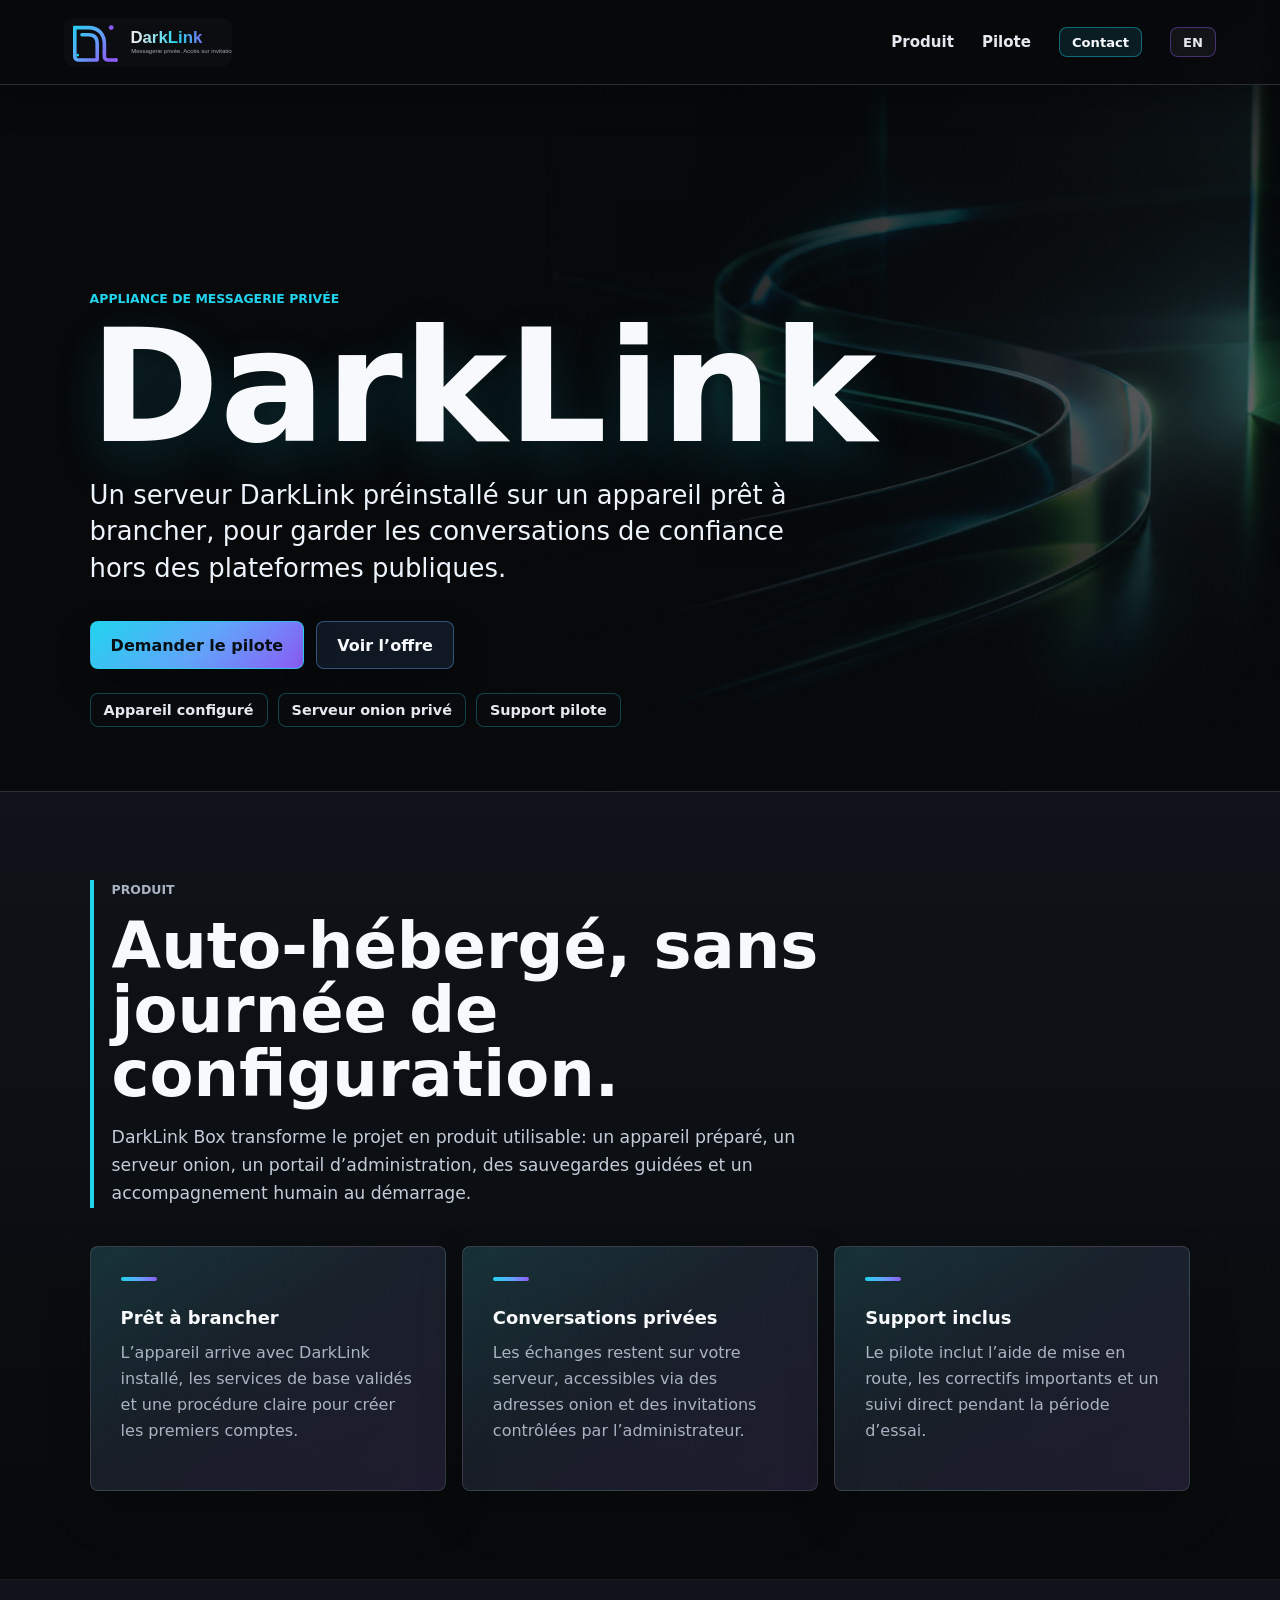
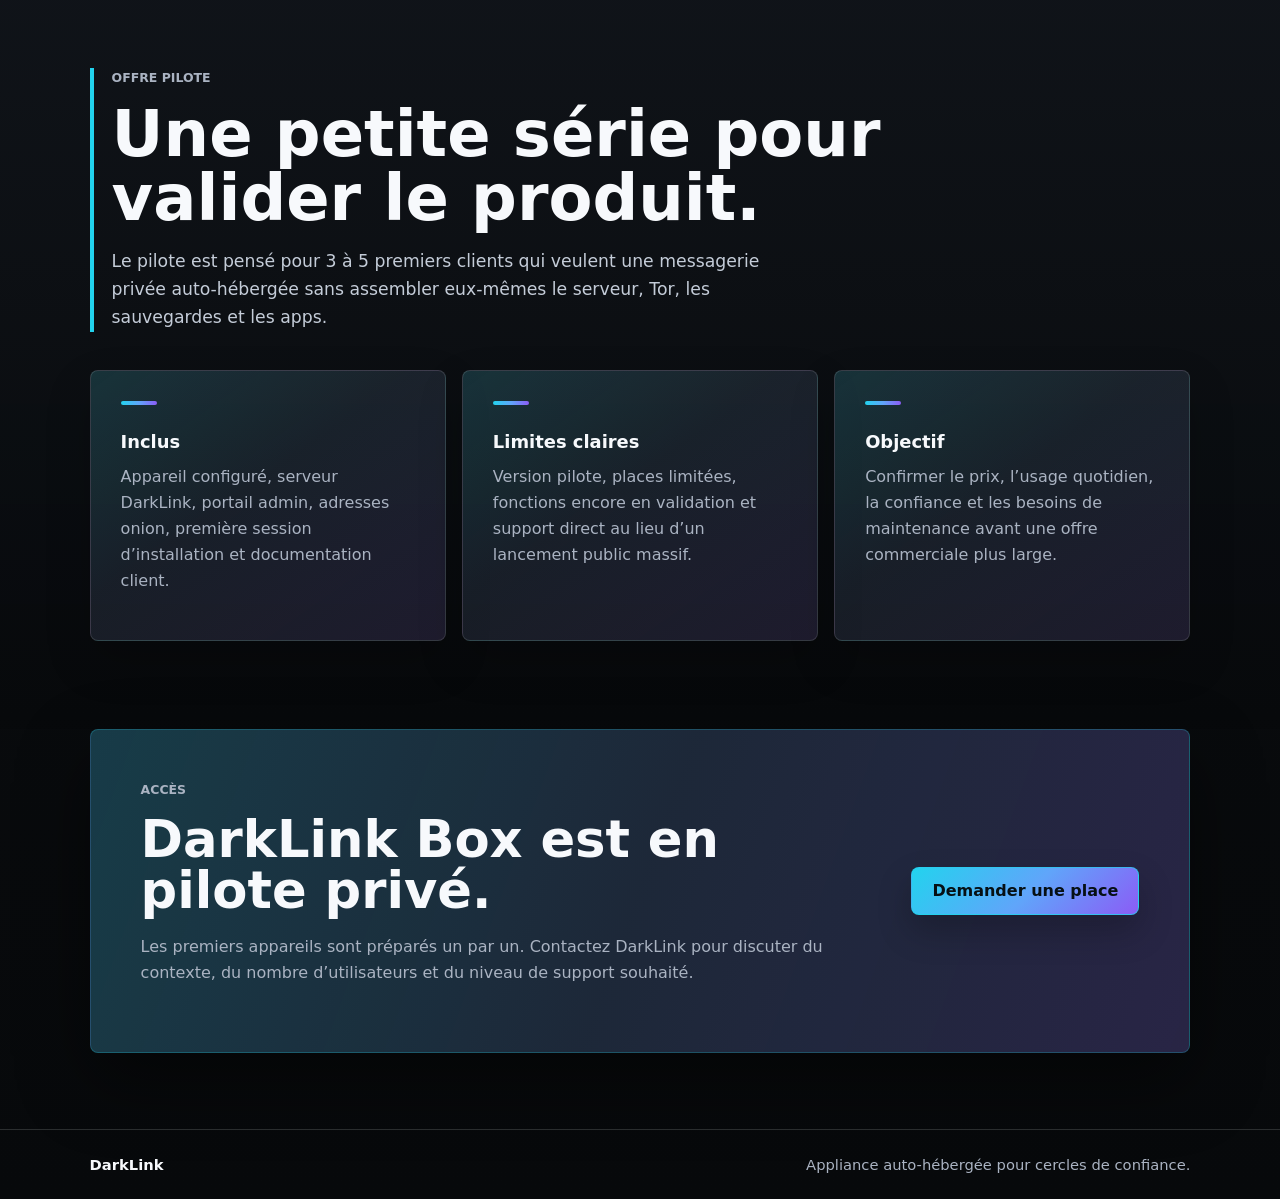
<file: index.html>
<!doctype html>
<html lang="fr">
  <head>
    <meta charset="utf-8" />
    <meta name="viewport" content="width=device-width, initial-scale=1" />
    <meta
      name="description"
      content="DarkLink est une messagerie priv&eacute;e auto-h&eacute;berg&eacute;e disponible en appliance pr&ecirc;te &agrave; l'emploi pour cercles de confiance."
    />
    <meta name="theme-color" content="#07090b" />
    <meta property="og:title" content="DarkLink" />
    <meta
      property="og:description"
      content="Appliance de messagerie priv&eacute;e auto-h&eacute;berg&eacute;e. Installation pr&eacute;par&eacute;e, acc&egrave;s sur invitation et support pilote."
    />
    <meta property="og:image" content="https://darklinkapp.com/assets/hero-abstract.png" />
    <meta property="og:type" content="website" />
    <meta property="og:url" content="https://darklinkapp.com/" />
    <title>DarkLink</title>
    <link rel="canonical" href="https://darklinkapp.com/" />
    <link rel="alternate" hreflang="fr" href="https://darklinkapp.com/" />
    <link rel="alternate" hreflang="en" href="https://darklinkapp.com/en.html" />
    <link rel="icon" href="assets/logo.svg" type="image/svg+xml" />
    <link rel="preload" href="assets/hero-abstract.png" as="image" />
    <link rel="stylesheet" href="styles.css" />
  </head>
  <body>
    <header class="site-header" aria-label="Navigation principale">
      <span class="brand" aria-label="DarkLink">
        <img src="assets/logo.svg" alt="DarkLink" />
      </span>
      <nav>
        <a href="#produit">Produit</a>
        <a href="#pilote">Pilote</a>
        <a class="domain-link" href="mailto:hello@darklinkapp.com">Contact</a>
        <a class="lang-link" href="en.html" hreflang="en" lang="en">EN</a>
      </nav>
    </header>

    <main id="top">
      <section class="hero" aria-labelledby="hero-title">
        <img class="hero-image" src="assets/hero-abstract.png" alt="" aria-hidden="true" />
        <div class="hero-scrim" aria-hidden="true"></div>
        <div class="hero-copy">
          <p class="eyebrow">Appliance de messagerie priv&eacute;e</p>
          <h1 id="hero-title">DarkLink</h1>
          <p class="lead">
            Un serveur DarkLink pr&eacute;install&eacute; sur un appareil pr&ecirc;t &agrave;
            brancher, pour garder les conversations de confiance hors des
            plateformes publiques.
          </p>
          <div class="hero-actions" aria-label="Actions">
            <a class="button primary" href="mailto:hello@darklinkapp.com">Demander le pilote</a>
            <a class="button secondary" href="#produit">Voir l&rsquo;offre</a>
          </div>
          <div class="hero-points" aria-label="Points cl&eacute;s">
            <span>Appareil configur&eacute;</span>
            <span>Serveur onion priv&eacute;</span>
            <span>Support pilote</span>
          </div>
        </div>
      </section>

      <section id="produit" class="section">
        <div class="section-heading">
          <p class="eyebrow">Produit</p>
          <h2>Auto-h&eacute;berg&eacute;, sans journ&eacute;e de configuration.</h2>
          <p>
            DarkLink Box transforme le projet en produit utilisable: un appareil
            pr&eacute;par&eacute;, un serveur onion, un portail d&rsquo;administration, des
            sauvegardes guid&eacute;es et un accompagnement humain au d&eacute;marrage.
          </p>
        </div>
        <div class="feature-grid">
          <article>
            <span class="feature-mark"></span>
            <h3>Pr&ecirc;t &agrave; brancher</h3>
            <p>
              L&rsquo;appareil arrive avec DarkLink install&eacute;, les services de base
              valid&eacute;s et une proc&eacute;dure claire pour cr&eacute;er les premiers comptes.
            </p>
          </article>
          <article>
            <span class="feature-mark"></span>
            <h3>Conversations priv&eacute;es</h3>
            <p>
              Les &eacute;changes restent sur votre serveur, accessibles via des
              adresses onion et des invitations contr&ocirc;l&eacute;es par l&rsquo;administrateur.
            </p>
          </article>
          <article>
            <span class="feature-mark"></span>
            <h3>Support inclus</h3>
            <p>
              Le pilote inclut l&rsquo;aide de mise en route, les correctifs importants
              et un suivi direct pendant la p&eacute;riode d&rsquo;essai.
            </p>
          </article>
        </div>
      </section>

      <section id="pilote" class="section">
        <div class="section-heading">
          <p class="eyebrow">Offre pilote</p>
          <h2>Une petite s&eacute;rie pour valider le produit.</h2>
          <p>
            Le pilote est pens&eacute; pour 3 &agrave; 5 premiers clients qui veulent une
            messagerie priv&eacute;e auto-h&eacute;berg&eacute;e sans assembler eux-m&ecirc;mes le
            serveur, Tor, les sauvegardes et les apps.
          </p>
        </div>
        <div class="feature-grid">
          <article>
            <span class="feature-mark"></span>
            <h3>Inclus</h3>
            <p>
              Appareil configur&eacute;, serveur DarkLink, portail admin, adresses
              onion, premi&egrave;re session d&rsquo;installation et documentation client.
            </p>
          </article>
          <article>
            <span class="feature-mark"></span>
            <h3>Limites claires</h3>
            <p>
              Version pilote, places limit&eacute;es, fonctions encore en validation et
              support direct au lieu d&rsquo;un lancement public massif.
            </p>
          </article>
          <article>
            <span class="feature-mark"></span>
            <h3>Objectif</h3>
            <p>
              Confirmer le prix, l&rsquo;usage quotidien, la confiance et les besoins
              de maintenance avant une offre commerciale plus large.
            </p>
          </article>
        </div>
      </section>

      <section id="heberger" class="access-band">
        <div>
          <p class="eyebrow">Acc&egrave;s</p>
          <h2>DarkLink Box est en pilote priv&eacute;.</h2>
          <p>
            Les premiers appareils sont pr&eacute;par&eacute;s un par un. Contactez DarkLink
            pour discuter du contexte, du nombre d&rsquo;utilisateurs et du niveau de
            support souhait&eacute;.
          </p>
        </div>
        <a class="button primary" href="mailto:hello@darklinkapp.com">Demander une place</a>
      </section>
    </main>

    <footer>
      <span>DarkLink</span>
      <span>Appliance auto-h&eacute;berg&eacute;e pour cercles de confiance.</span>
    </footer>
  </body>
</html>
</file>
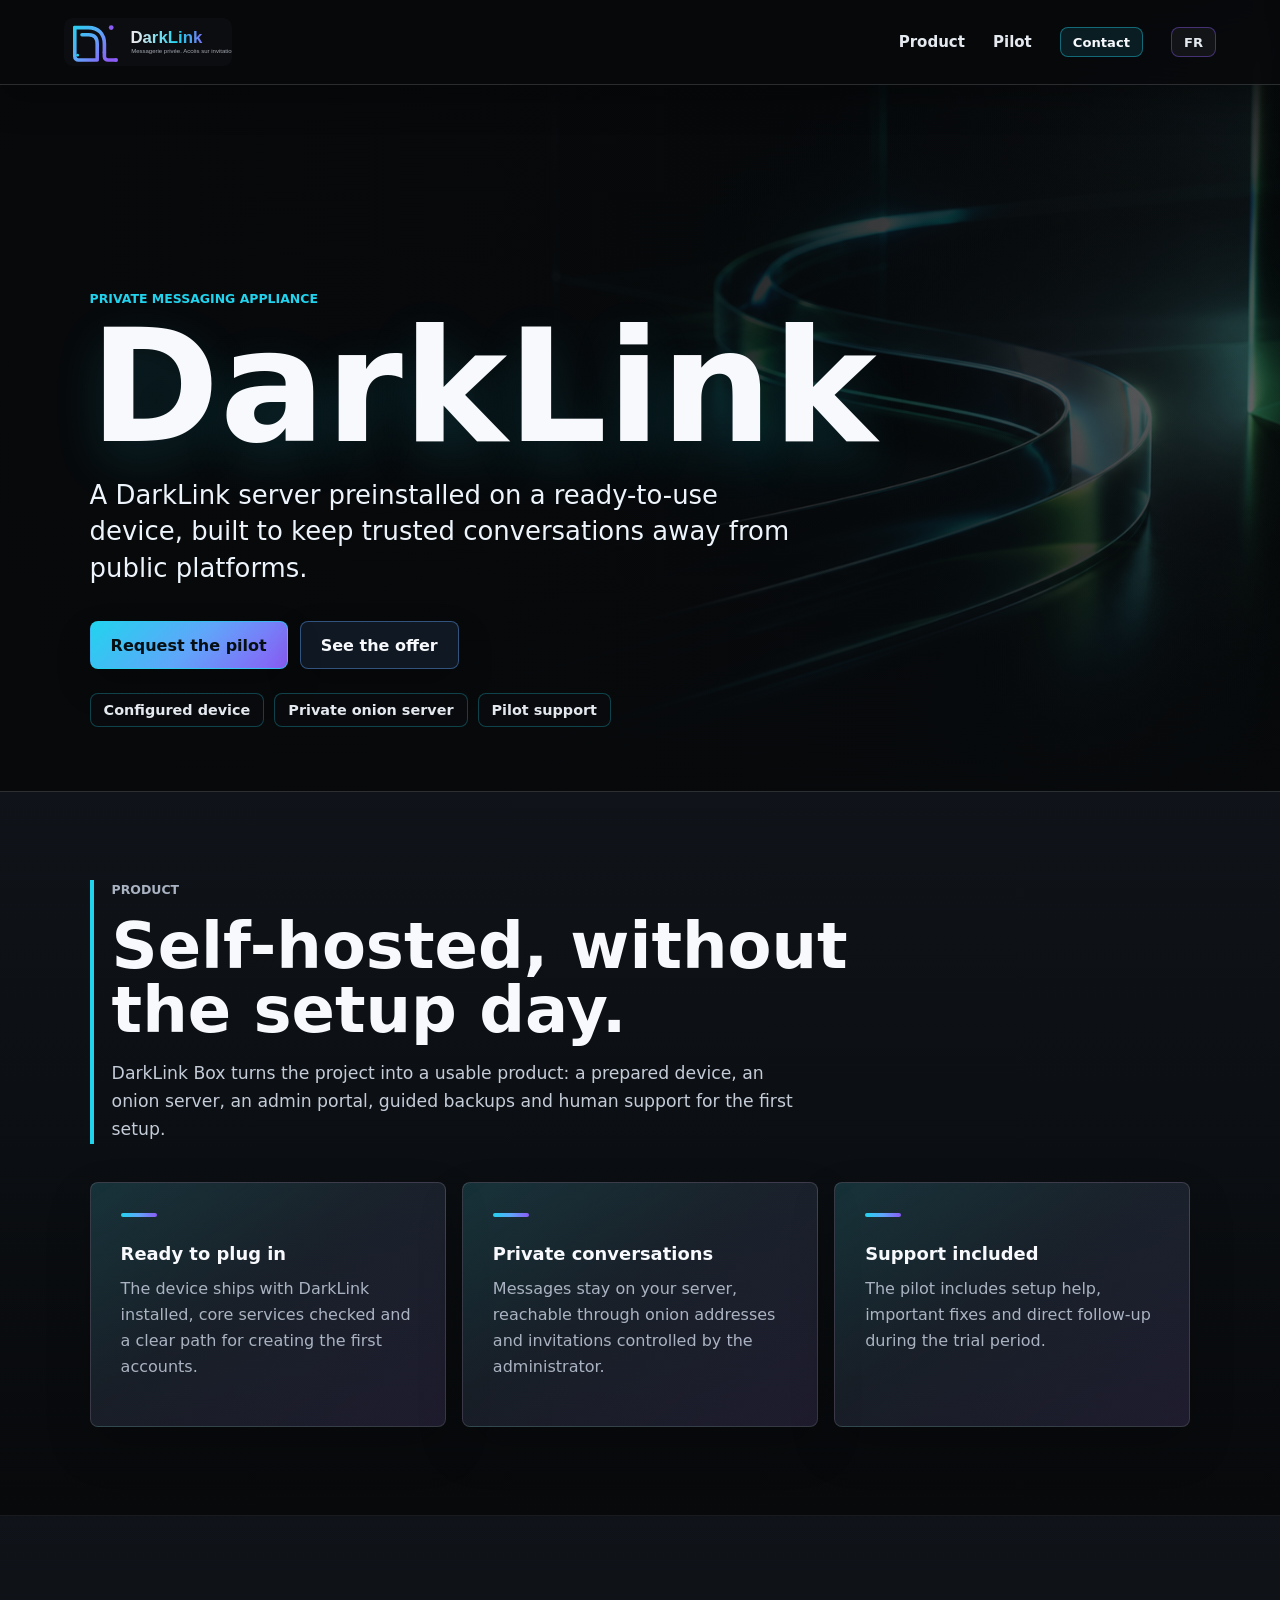
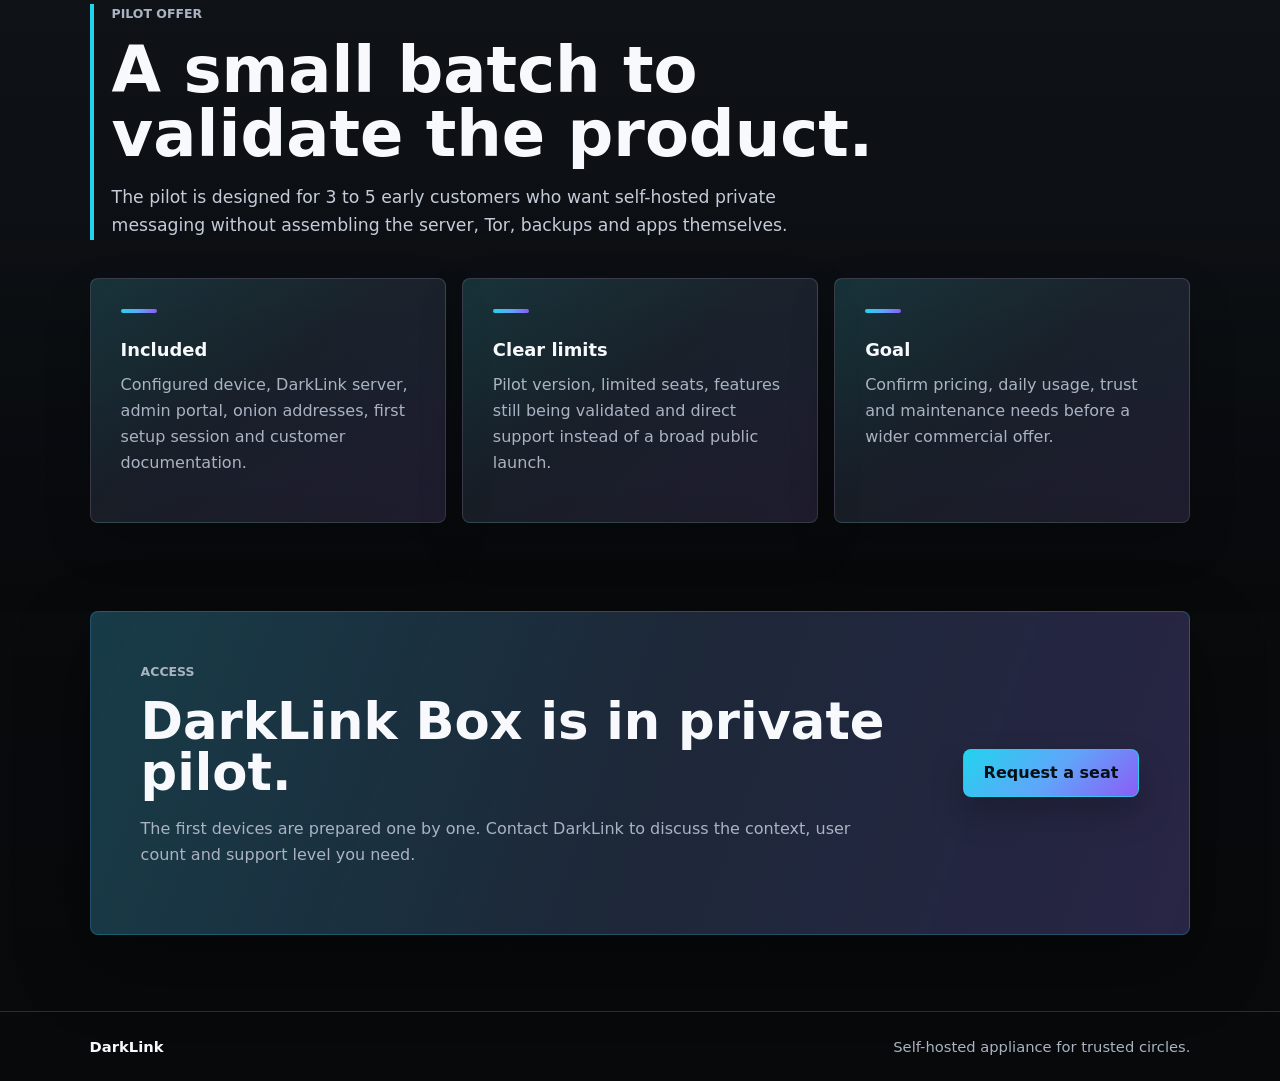
<file: en.html>
<!doctype html>
<html lang="en">
  <head>
    <meta charset="utf-8" />
    <meta name="viewport" content="width=device-width, initial-scale=1" />
    <meta
      name="description"
      content="DarkLink is a self-hosted private messaging appliance, delivered ready to use for trusted circles."
    />
    <meta name="theme-color" content="#07090b" />
    <meta property="og:title" content="DarkLink" />
    <meta
      property="og:description"
      content="Self-hosted private messaging appliance. Prepared installation, invitation access and pilot support."
    />
    <meta property="og:image" content="https://darklinkapp.com/assets/hero-abstract.png" />
    <meta property="og:type" content="website" />
    <meta property="og:url" content="https://darklinkapp.com/en.html" />
    <title>DarkLink</title>
    <link rel="canonical" href="https://darklinkapp.com/en.html" />
    <link rel="alternate" hreflang="fr" href="https://darklinkapp.com/" />
    <link rel="alternate" hreflang="en" href="https://darklinkapp.com/en.html" />
    <link rel="icon" href="assets/logo.svg" type="image/svg+xml" />
    <link rel="preload" href="assets/hero-abstract.png" as="image" />
    <link rel="stylesheet" href="styles.css" />
  </head>
  <body>
    <header class="site-header" aria-label="Main navigation">
      <span class="brand" aria-label="DarkLink">
        <img src="assets/logo.svg" alt="DarkLink" />
      </span>
      <nav>
        <a href="#product">Product</a>
        <a href="#pilot">Pilot</a>
        <a class="domain-link" href="mailto:hello@darklinkapp.com">Contact</a>
        <a class="lang-link" href="/" hreflang="fr" lang="fr">FR</a>
      </nav>
    </header>

    <main id="top">
      <section class="hero" aria-labelledby="hero-title">
        <img class="hero-image" src="assets/hero-abstract.png" alt="" aria-hidden="true" />
        <div class="hero-scrim" aria-hidden="true"></div>
        <div class="hero-copy">
          <p class="eyebrow">Private messaging appliance</p>
          <h1 id="hero-title">DarkLink</h1>
          <p class="lead">
            A DarkLink server preinstalled on a ready-to-use device, built to
            keep trusted conversations away from public platforms.
          </p>
          <div class="hero-actions" aria-label="Actions">
            <a class="button primary" href="mailto:hello@darklinkapp.com">Request the pilot</a>
            <a class="button secondary" href="#product">See the offer</a>
          </div>
          <div class="hero-points" aria-label="Key points">
            <span>Configured device</span>
            <span>Private onion server</span>
            <span>Pilot support</span>
          </div>
        </div>
      </section>

      <section id="product" class="section">
        <div class="section-heading">
          <p class="eyebrow">Product</p>
          <h2>Self-hosted, without the setup day.</h2>
          <p>
            DarkLink Box turns the project into a usable product: a prepared
            device, an onion server, an admin portal, guided backups and human
            support for the first setup.
          </p>
        </div>
        <div class="feature-grid">
          <article>
            <span class="feature-mark"></span>
            <h3>Ready to plug in</h3>
            <p>
              The device ships with DarkLink installed, core services checked
              and a clear path for creating the first accounts.
            </p>
          </article>
          <article>
            <span class="feature-mark"></span>
            <h3>Private conversations</h3>
            <p>
              Messages stay on your server, reachable through onion addresses
              and invitations controlled by the administrator.
            </p>
          </article>
          <article>
            <span class="feature-mark"></span>
            <h3>Support included</h3>
            <p>
              The pilot includes setup help, important fixes and direct follow-up
              during the trial period.
            </p>
          </article>
        </div>
      </section>

      <section id="pilot" class="section">
        <div class="section-heading">
          <p class="eyebrow">Pilot offer</p>
          <h2>A small batch to validate the product.</h2>
          <p>
            The pilot is designed for 3 to 5 early customers who want
            self-hosted private messaging without assembling the server, Tor,
            backups and apps themselves.
          </p>
        </div>
        <div class="feature-grid">
          <article>
            <span class="feature-mark"></span>
            <h3>Included</h3>
            <p>
              Configured device, DarkLink server, admin portal, onion addresses,
              first setup session and customer documentation.
            </p>
          </article>
          <article>
            <span class="feature-mark"></span>
            <h3>Clear limits</h3>
            <p>
              Pilot version, limited seats, features still being validated and
              direct support instead of a broad public launch.
            </p>
          </article>
          <article>
            <span class="feature-mark"></span>
            <h3>Goal</h3>
            <p>
              Confirm pricing, daily usage, trust and maintenance needs before a
              wider commercial offer.
            </p>
          </article>
        </div>
      </section>

      <section id="self-host" class="access-band">
        <div>
          <p class="eyebrow">Access</p>
          <h2>DarkLink Box is in private pilot.</h2>
          <p>
            The first devices are prepared one by one. Contact DarkLink to
            discuss the context, user count and support level you need.
          </p>
        </div>
        <a class="button primary" href="mailto:hello@darklinkapp.com">Request a seat</a>
      </section>
    </main>

    <footer>
      <span>DarkLink</span>
      <span>Self-hosted appliance for trusted circles.</span>
    </footer>
  </body>
</html>
</file>
<file: styles.css>
:root {
  color-scheme: dark;
  --bg: #07090b;
  --bg-soft: #0b0d10;
  --panel: #10141a;
  --panel-strong: #151a23;
  --text: #f7f9fc;
  --soft: #e4e8ef;
  --muted: #aab3c2;
  --line: rgba(230, 232, 236, 0.16);
  --cyan: #22d3ee;
  --blue: #60a5fa;
  --violet: #8b5cf6;
  --shadow: 0 28px 72px rgba(0, 0, 0, 0.46);
}

* {
  box-sizing: border-box;
}

html {
  scroll-behavior: smooth;
}

body {
  margin: 0;
  min-width: 320px;
  background:
    linear-gradient(180deg, #07090b 0%, #0b0d10 46%, #07090b 100%);
  color: var(--text);
  font-family:
    Inter, ui-sans-serif, system-ui, -apple-system, BlinkMacSystemFont, "Segoe UI",
    sans-serif;
  letter-spacing: 0;
}

a {
  color: inherit;
  text-decoration: none;
}

.site-header {
  position: fixed;
  z-index: 20;
  inset: 0 0 auto;
  display: flex;
  align-items: center;
  justify-content: space-between;
  gap: 24px;
  padding: 18px clamp(18px, 5vw, 64px);
  background: rgba(7, 9, 11, 0.86);
  border-bottom: 1px solid var(--line);
  box-shadow: 0 14px 34px rgba(0, 0, 0, 0.28);
  backdrop-filter: blur(20px);
}

.brand {
  display: inline-flex;
  align-items: center;
  width: min(168px, 46vw);
}

.brand img {
  display: block;
  width: 100%;
  height: auto;
}

nav {
  display: flex;
  align-items: center;
  flex-wrap: wrap;
  gap: clamp(12px, 3vw, 28px);
  color: var(--soft);
  font-size: 0.94rem;
  font-weight: 700;
}

nav a:hover,
nav a:focus-visible {
  color: var(--text);
}

.domain-link,
.lang-link {
  display: inline-flex;
  align-items: center;
  justify-content: center;
  min-height: 30px;
  padding: 0 12px;
  border: 1px solid var(--line);
  border-radius: 8px;
  color: var(--text);
  font-size: 0.82rem;
  font-weight: 800;
  background: rgba(255, 255, 255, 0.05);
}

.domain-link {
  border-color: rgba(34, 211, 238, 0.42);
  background: rgba(34, 211, 238, 0.1);
}

.lang-link {
  border-color: rgba(139, 92, 246, 0.42);
  color: var(--soft);
}

.hero {
  position: relative;
  display: grid;
  align-items: end;
  min-height: 88vh;
  overflow: hidden;
  padding: 132px clamp(20px, 7vw, 92px) 64px;
  border-bottom: 1px solid var(--line);
}

.hero-image,
.hero-scrim {
  position: absolute;
  inset: 0;
}

.hero-image {
  width: 100%;
  height: 100%;
  object-fit: cover;
  object-position: 63% 50%;
  opacity: 0.68;
}

.hero-scrim {
  background:
    linear-gradient(90deg, rgba(7, 9, 11, 0.99) 0%, rgba(7, 9, 11, 0.9) 42%, rgba(7, 9, 11, 0.38) 100%),
    linear-gradient(0deg, rgba(7, 9, 11, 0.96) 0%, rgba(7, 9, 11, 0.12) 48%),
    linear-gradient(180deg, rgba(7, 9, 11, 0.82) 0%, rgba(7, 9, 11, 0) 28%);
}

.hero-copy {
  position: relative;
  z-index: 1;
  width: min(820px, 100%);
  max-width: 820px;
  min-width: 0;
}

.eyebrow {
  margin: 0 0 14px;
  color: var(--cyan);
  font-size: 0.78rem;
  font-weight: 800;
  letter-spacing: 0;
  text-transform: uppercase;
}

h1,
h2,
h3,
p {
  margin-top: 0;
}

h1 {
  margin-bottom: 22px;
  font-size: clamp(4rem, 14vw, 9.8rem);
  line-height: 0.86;
  letter-spacing: 0;
  text-shadow: 0 18px 50px rgba(34, 211, 238, 0.16);
}

h2 {
  margin-bottom: 18px;
  font-size: clamp(2rem, 5vw, 4.7rem);
  line-height: 1;
  letter-spacing: 0;
}

h3 {
  margin-bottom: 12px;
  font-size: 1.12rem;
}

.lead {
  max-width: min(700px, 100%);
  color: #edf4fb;
  font-size: clamp(1.18rem, 2.2vw, 1.62rem);
  line-height: 1.42;
}

.hero-actions {
  display: flex;
  flex-wrap: wrap;
  gap: 12px;
  margin-top: 34px;
}

.button {
  display: inline-flex;
  min-height: 48px;
  align-items: center;
  justify-content: center;
  padding: 0 20px;
  border: 1px solid var(--line);
  border-radius: 8px;
  font-weight: 800;
  white-space: nowrap;
  box-shadow: 0 16px 34px rgba(0, 0, 0, 0.22);
  transition:
    transform 150ms ease,
    background-color 150ms ease,
    border-color 150ms ease;
}

.button.primary {
  border-color: rgba(34, 211, 238, 0.72);
  background: linear-gradient(135deg, var(--cyan), var(--blue) 52%, var(--violet));
  color: #061014;
}

.button.secondary {
  border-color: rgba(96, 165, 250, 0.42);
  background: rgba(96, 165, 250, 0.1);
  color: var(--text);
}

.button:hover,
.button:focus-visible {
  transform: translateY(-1px);
  border-color: rgba(34, 211, 238, 0.74);
}

.hero-points {
  display: flex;
  flex-wrap: wrap;
  gap: 10px;
  margin-top: 24px;
}

.hero-points span {
  display: inline-flex;
  align-items: center;
  min-height: 34px;
  padding: 0 13px;
  border: 1px solid rgba(34, 211, 238, 0.28);
  border-radius: 8px;
  background: rgba(11, 13, 16, 0.68);
  color: var(--soft);
  font-size: 0.9rem;
  font-weight: 800;
}

.section {
  padding: 88px clamp(20px, 7vw, 92px);
  background:
    linear-gradient(180deg, rgba(16, 20, 26, 0.92), rgba(7, 9, 11, 0.98)),
    var(--bg-soft);
}

.section + .section {
  border-top: 1px solid rgba(230, 232, 236, 0.08);
}

.section-heading {
  max-width: 820px;
  padding-left: 18px;
  border-left: 4px solid var(--cyan);
}

.section-heading p,
.feature-grid p,
.access-band p {
  color: var(--muted);
  line-height: 1.62;
}

.section-heading > p:last-child {
  max-width: 690px;
  font-size: 1.08rem;
  color: #c4ccd8;
}

.feature-grid {
  display: grid;
  grid-template-columns: repeat(3, minmax(0, 1fr));
  gap: 16px;
  margin-top: 38px;
}

.feature-grid article {
  min-height: 232px;
  padding: 30px;
  border: 1px solid rgba(230, 232, 236, 0.14);
  border-radius: 8px;
  background:
    linear-gradient(145deg, rgba(34, 211, 238, 0.14), rgba(96, 165, 250, 0.07) 44%, rgba(139, 92, 246, 0.1)),
    rgba(255, 255, 255, 0.045);
  box-shadow: 0 20px 46px rgba(0, 0, 0, 0.2);
}

.feature-mark {
  display: block;
  width: 36px;
  height: 4px;
  margin-bottom: 26px;
  border-radius: 999px;
  background: linear-gradient(90deg, var(--cyan), var(--blue), var(--violet));
}

.access-band {
  display: flex;
  align-items: center;
  justify-content: space-between;
  gap: 28px;
  margin: 0 clamp(20px, 7vw, 92px) 76px;
  padding: clamp(28px, 5vw, 50px);
  border: 1px solid rgba(34, 211, 238, 0.24);
  border-radius: 8px;
  background:
    linear-gradient(110deg, rgba(34, 211, 238, 0.18), rgba(96, 165, 250, 0.1) 50%, rgba(139, 92, 246, 0.16)),
    var(--panel-strong);
  box-shadow: var(--shadow);
}

.access-band div {
  max-width: 760px;
}

.access-band h2 {
  font-size: clamp(2rem, 4vw, 3.6rem);
}

footer {
  display: flex;
  flex-wrap: wrap;
  justify-content: space-between;
  gap: 12px;
  padding: 26px clamp(20px, 7vw, 92px);
  border-top: 1px solid var(--line);
  color: var(--muted);
  font-size: 0.92rem;
}

footer span:first-child {
  color: var(--text);
  font-weight: 800;
}

@media (max-width: 920px) {
  .site-header {
    position: absolute;
  }

  .hero {
    min-height: 82vh;
    padding-top: 126px;
  }

  .hero-image {
    object-position: 68% 50%;
  }

  .hero-scrim {
    background:
      linear-gradient(90deg, rgba(7, 9, 11, 0.98) 0%, rgba(7, 9, 11, 0.82) 54%, rgba(7, 9, 11, 0.34) 100%),
      linear-gradient(0deg, rgba(7, 9, 11, 0.98) 0%, rgba(7, 9, 11, 0.08) 48%),
      linear-gradient(180deg, rgba(7, 9, 11, 0.82) 0%, rgba(7, 9, 11, 0) 24%);
  }

  .feature-grid {
    grid-template-columns: 1fr;
  }

  .access-band {
    align-items: flex-start;
    flex-direction: column;
  }
}

@media (max-width: 620px) {
  .site-header {
    align-items: flex-start;
    flex-direction: column;
    gap: 12px;
  }

  nav {
    width: 100%;
    justify-content: flex-start;
    gap: 10px;
  }

  .hero {
    min-height: 86vh;
    padding-right: 24px;
    padding-bottom: 44px;
    padding-left: 24px;
  }

  .hero-image {
    object-position: 72% 50%;
  }

  h1 {
    font-size: clamp(3rem, 18vw, 4.8rem);
  }

  .hero-copy {
    width: calc(100vw - 48px);
    max-width: 342px;
  }

  .lead {
    font-size: 1.1rem;
  }

  .button {
    width: 100%;
  }

  .hero-points span {
    width: 100%;
  }
}
</file>
